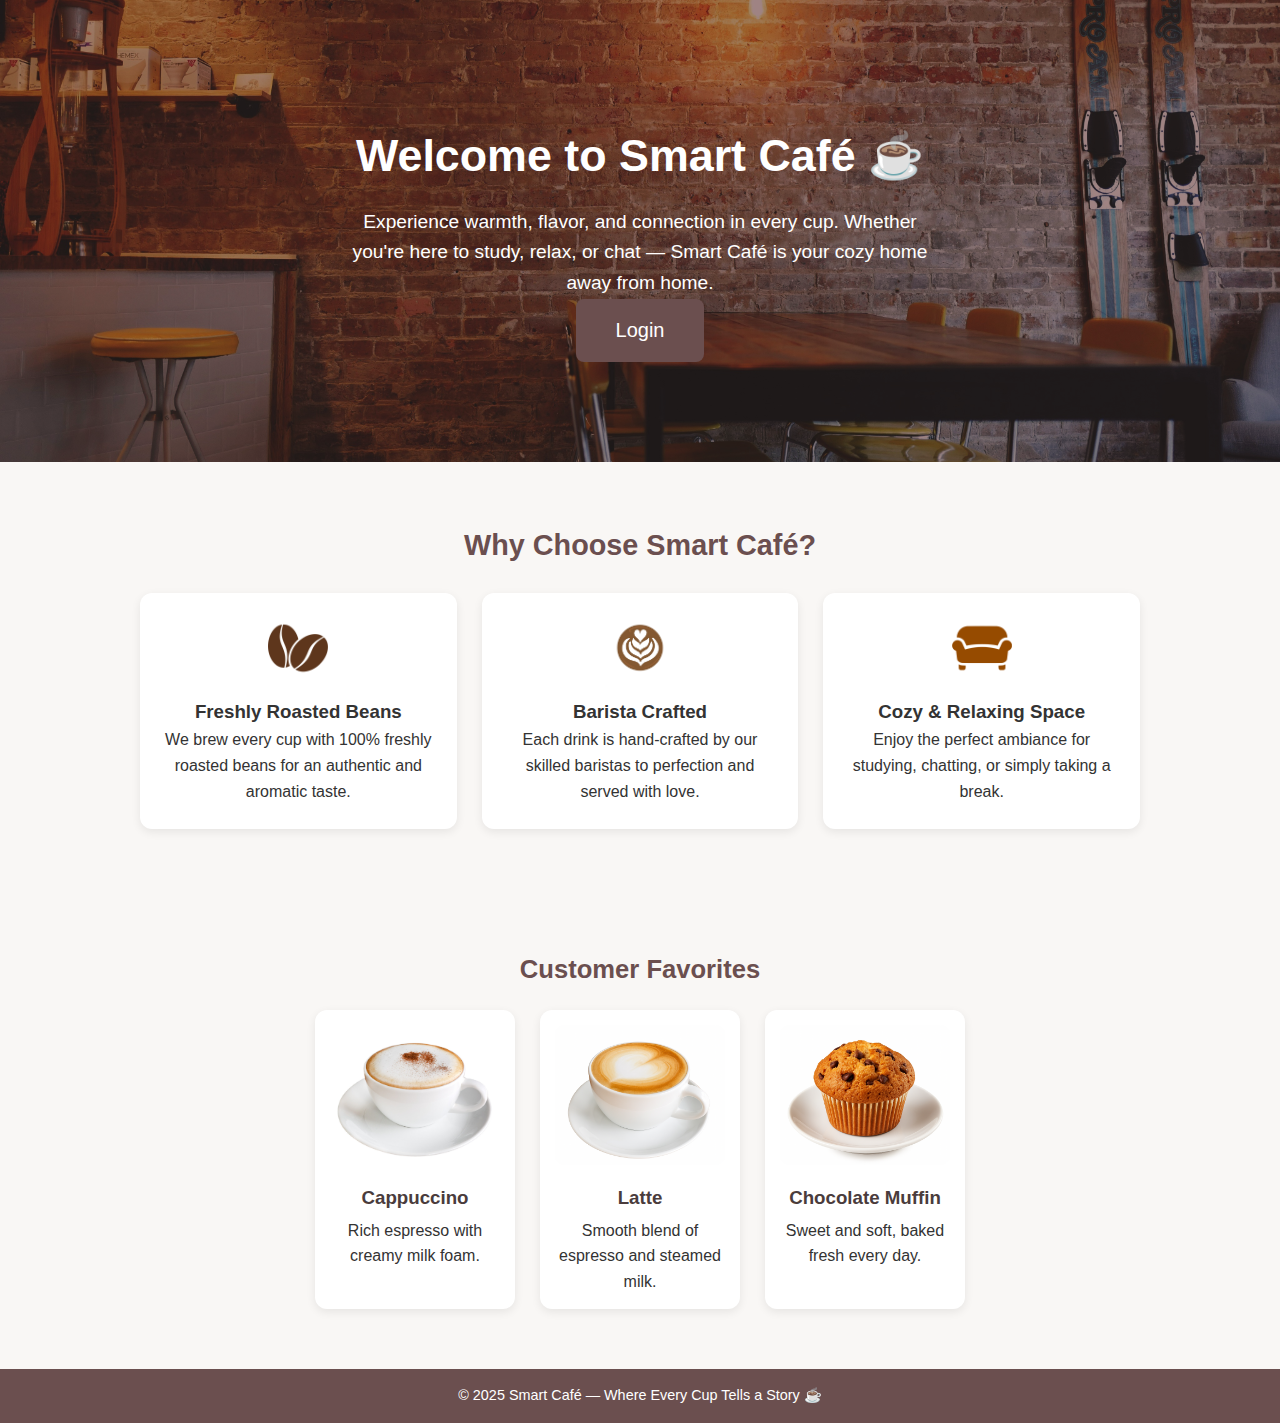
<file: index.html>
<!DOCTYPE html>
<html lang="en">

<head>
  <meta charset="UTF-8">
  <title>Smart Café ☕</title>
  <link rel="stylesheet" href="assets/style.css">
</head>

<body>
  <!-- HERO SECTION -->
  <section class="hero">
    <h1>Welcome to Smart Café ☕</h1>
    <p>Experience warmth, flavor, and connection in every cup. Whether you're here to study, relax, or chat — Smart Café is your cozy home away from home.</p>
    <button class="lgn-btn" onclick="openModal()">Login</button>
  </section>

  <!-- FEATURES -->
  <section class="features">
    <h2>Why Choose Smart Café?</h2>
    <div class="feature-grid">
      <div class="feature">
        <img src="assets/images/bean.png" alt="Fresh Beans">
        <h3>Freshly Roasted Beans</h3>
        <p>We brew every cup with 100% freshly roasted beans for an authentic and aromatic taste.</p>
      </div>
      <div class="feature">
        <img src="assets/images/latte-art.png" alt="Latte Art">
        <h3>Barista Crafted</h3>
        <p>Each drink is hand-crafted by our skilled baristas to perfection and served with love.</p>
      </div>
      <div class="feature">
        <img src="assets/images/relax.png" alt="Cozy Place">
        <h3>Cozy & Relaxing Space</h3>
        <p>Enjoy the perfect ambiance for studying, chatting, or simply taking a break.</p>
      </div>
    </div>
  </section>

  <!-- MENU PREVIEW -->
  <section class="menu-preview">
    <h2>Customer Favorites</h2>
    <div class="menu-items">
      <div class="menu-item">
        <img src="assets/images/cappuccino.jpg" alt="Cappuccino">
        <h3>Cappuccino</h3>
        <p>Rich espresso with creamy milk foam.</p>
      </div>
      <div class="menu-item">
        <img src="assets/images/latte.jpg" alt="Latte">
        <h3>Latte</h3>
        <p>Smooth blend of espresso and steamed milk.</p>
      </div>
      <div class="menu-item">
        <img src="assets/images/muffin.jpg" alt="Muffin">
        <h3>Chocolate Muffin</h3>
        <p>Sweet and soft, baked fresh every day.</p>
      </div>
    </div>
  </section>

  <!-- LOGIN MODAL -->
  <div id="loginModal" class="modal">
    <div class="modal-content">
      <span class="close-btn" onclick="closeModal()">&times;</span>
      <h2>Login</h2>
      <input id="username" placeholder="Username">
      <input id="password" type="password" placeholder="Password">
      <button class="btn" onclick="login()">Login</button>
      <p id="msg" style="color:red;"></p>
    </div>
  </div>

  <footer>
    <p>&copy; 2025 Smart Café — Where Every Cup Tells a Story ☕</p>
  </footer>

  <script src="js/auth.js"></script>
</body>

</html>
</file>
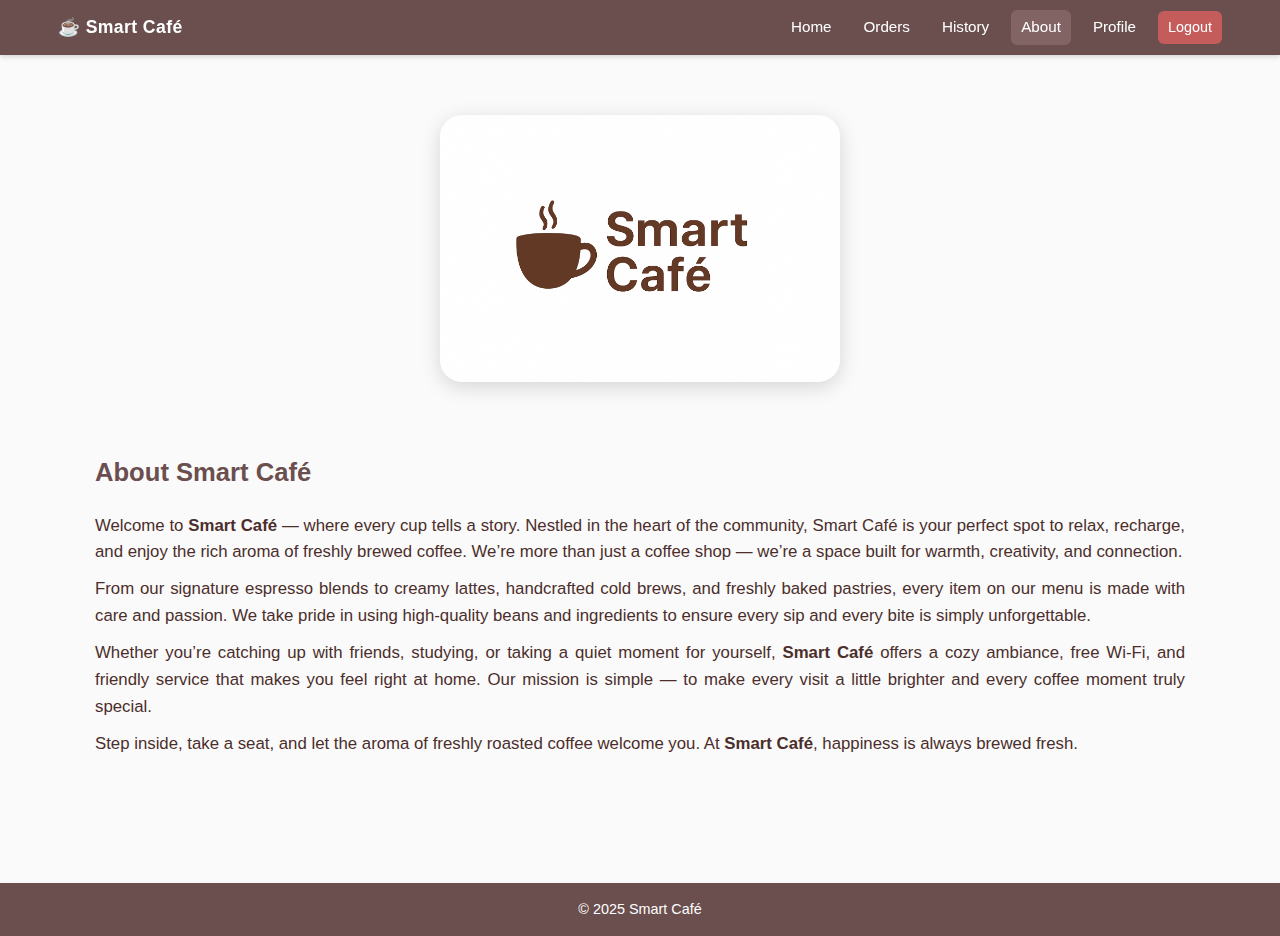
<file: about.html>
<!DOCTYPE html>
<html lang="en">

<head>
    <meta charset="UTF-8">
    <title>About - Smart Café</title>
    <link rel="stylesheet" href="assets/style.css">
</head>

<body>
    <script src="js/nav.js"></script>
    <script>loadNavbar("about");</script>
    <div class="responsive-container-block">
        <div class="responsive-container-block container">

            <!-- Image Section -->
            <div class="responsive-cell-block img-one">
                <img src="../assets/images/logo.jpg" alt="Smart Café Factory Method Diagram">
            </div>

            <!-- Text Section -->
            <div class="responsive-cell-block content-one">
                <section class="about-section">
                    <h2>About Smart Café</h2>
                    <p class="section-text">
                        Welcome to <b>Smart Café</b> — where every cup tells a story.
                        Nestled in the heart of the community, Smart Café is your perfect spot to relax, recharge,
                        and enjoy the rich aroma of freshly brewed coffee.
                        We’re more than just a coffee shop — we’re a space built for warmth, creativity, and connection.
                    </p>

                    <p class="section-text">
                        From our signature espresso blends to creamy lattes, handcrafted cold brews, and freshly baked
                        pastries,
                        every item on our menu is made with care and passion.
                        We take pride in using high-quality beans and ingredients to ensure every sip and every bite is
                        simply unforgettable.
                    </p>

                    <p class="section-text">
                        Whether you’re catching up with friends, studying, or taking a quiet moment for yourself,
                        <b>Smart Café</b> offers a cozy ambiance, free Wi-Fi, and friendly service that makes you feel
                        right at home.
                        Our mission is simple — to make every visit a little brighter and every coffee moment truly
                        special.
                    </p>

                    <p class="section-text">
                        Step inside, take a seat, and let the aroma of freshly roasted coffee welcome you.
                        At <b>Smart Café</b>, happiness is always brewed fresh.
                    </p>
                </section>

            </div>
        </div>
    </div>
    <footer>
        <p>&copy; 2025 Smart Café</p>
    </footer>
</body>


</html>
</file>
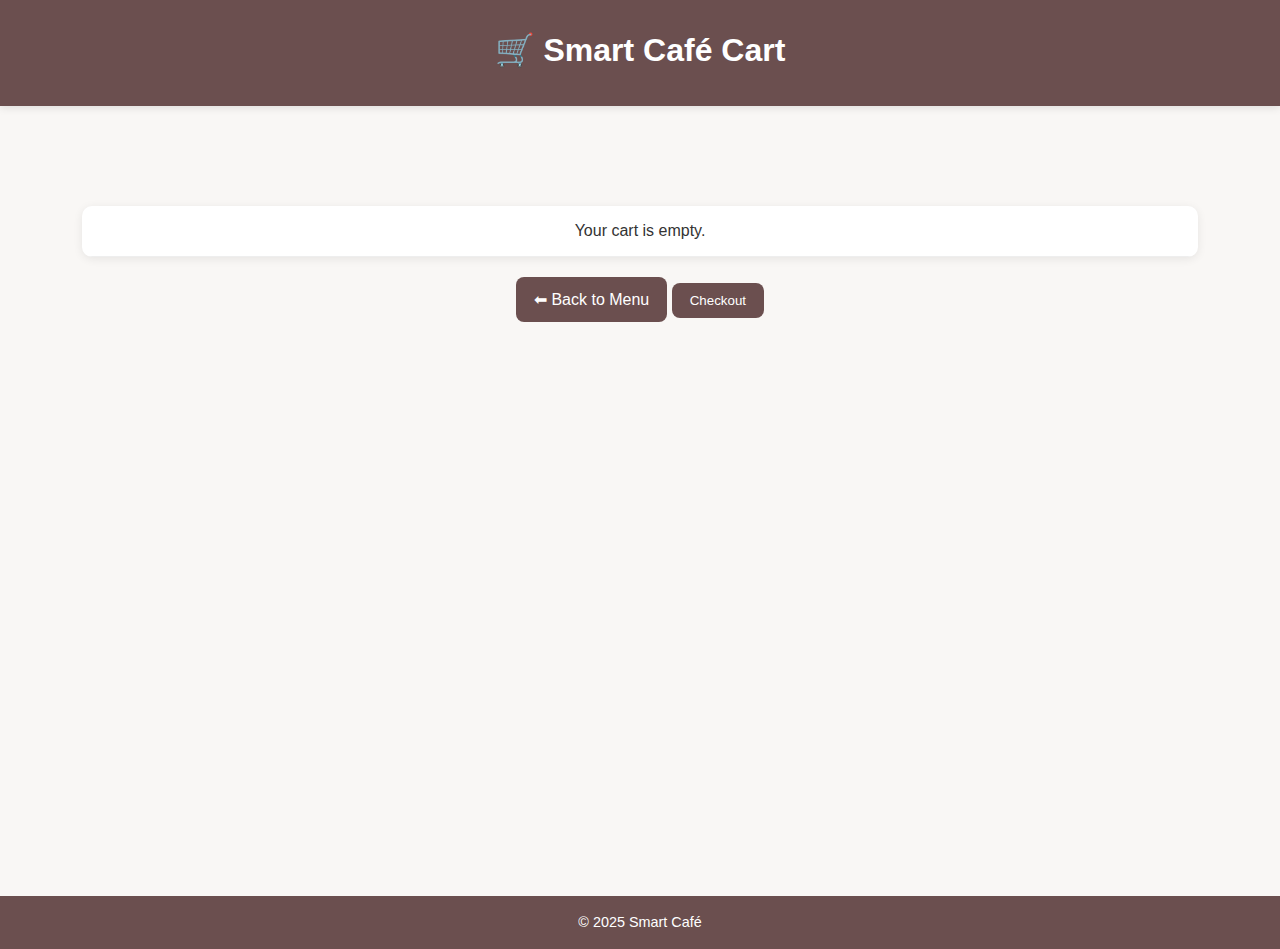
<file: cart.html>
<!DOCTYPE html>
<html lang="en">

<head>
    <meta charset="UTF-8">
    <title>Your Cart - Smart Café</title>
    <link rel="stylesheet" href="assets/style.css">
</head>

<body>
    <header>
        <h1>🛒 Smart Café Cart</h1>
    </header>

    <main style="text-align:center;">
        <table id="cartTable"></table>
        <p style="margin-top:20px;">
            <a href="menu.html" class="btn">⬅ Back to Menu</a>
            <button onclick="checkout()" class="btn">Checkout</button>
        </p>
    </main>

    <footer>
        <p>&copy; 2025 Smart Café</p>
    </footer>
    <script src="js/cart.js"></script>
</body>

</html>
</file>
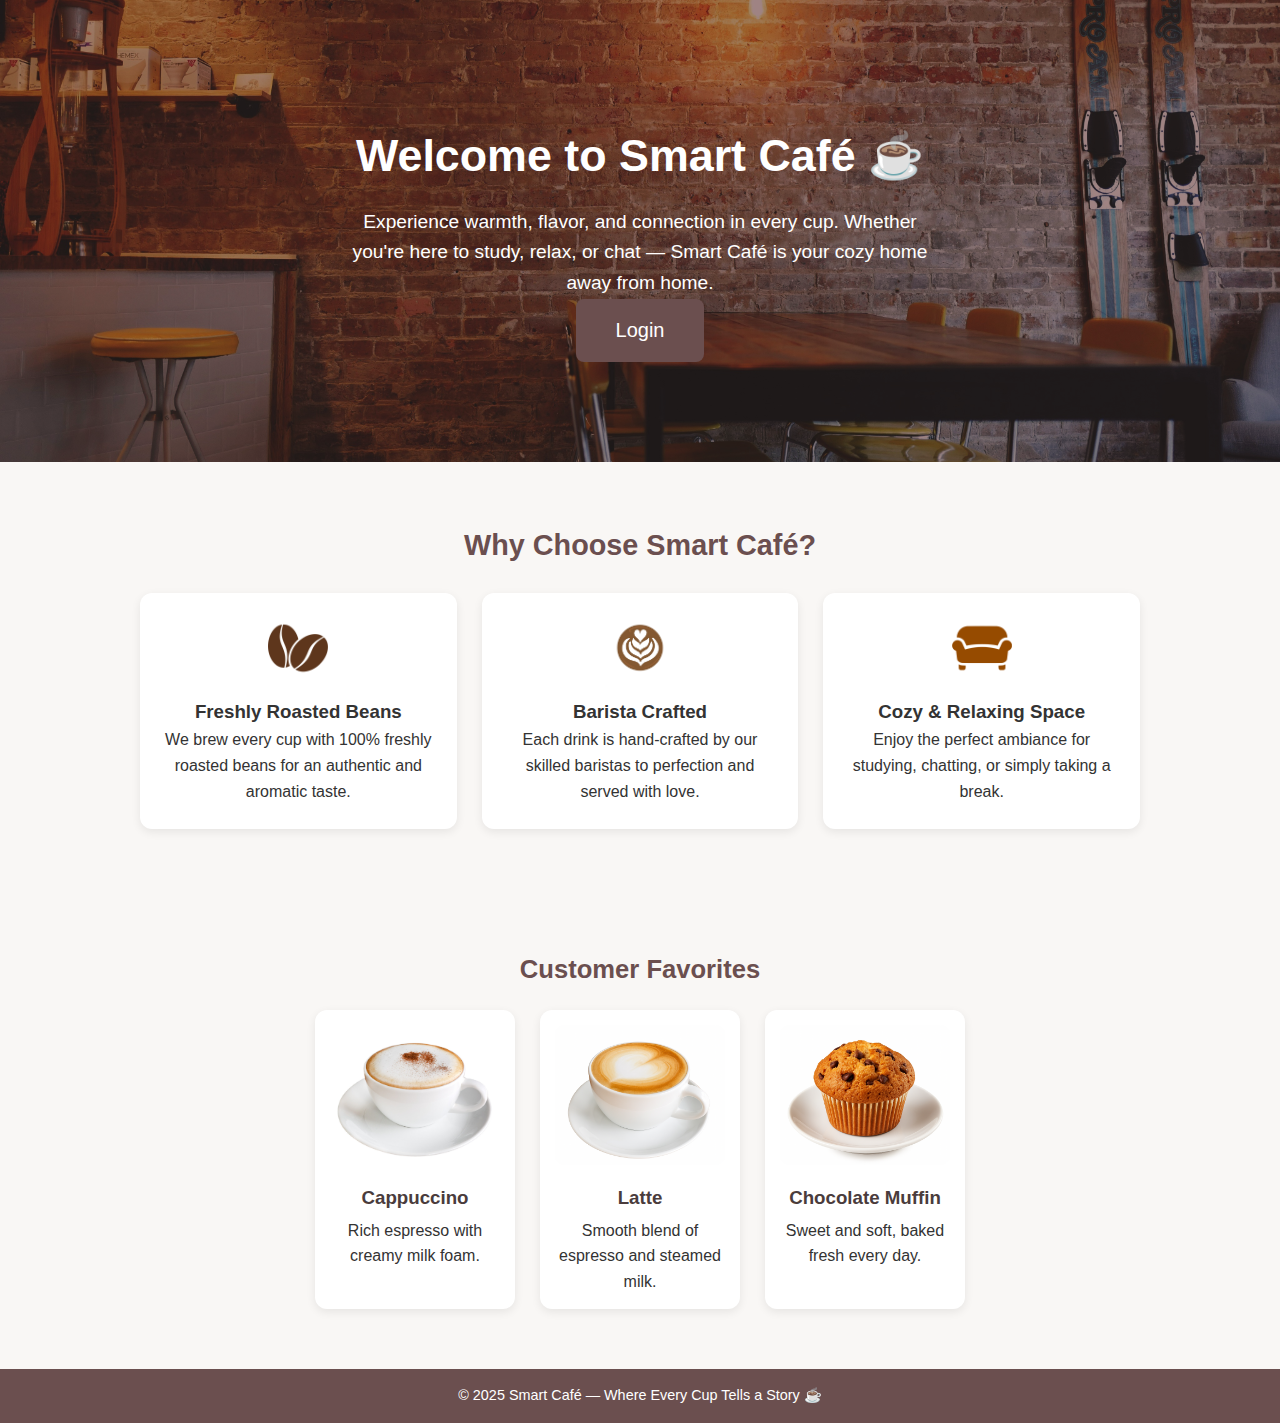
<file: dashboard_admin.html>
<!DOCTYPE html>
<html lang="en">

<head>
    <meta charset="UTF-8">
    <title>Admin Dashboard - Smart Café</title>
    <link rel="stylesheet" href="assets/style.css">
</head>

<body>
    <header>
        <h1>☕ Smart Café Admin</h1>
        <p>Manage Menu & Users</p>
    </header>

    <main style="text-align:center;">
        <h2 id="welcome"></h2>

        <section>
            <h3>🍰 Menu Management</h3>
            <table id="menuTable"></table>
            <p><button onclick="openAddModal()" class="btn">➕ Add New Item</button></p>
        </section>

        <section>
            <h3>👥 Registered Users</h3>
            <table id="usersTable"></table>
        </section>

        <hr style="width:60%;margin:25px auto;">
        <button onclick="logout()" class="btn">Logout</button>
    </main>

    <footer>
        <p>&copy; 2025 Smart Café</p>
    </footer>

    <!-- ADD / EDIT MODAL -->
    <div id="menuModal" class="modal">
        <div class="modal-content">
            <span class="close-btn" onclick="closeModal()">&times;</span>
            <h2 id="modalTitle">Add Menu Item</h2>
            <input id="menuName" placeholder="Item Name">
            <input id="menuCategory" placeholder="Category">
            <input id="menuPrice" type="number" placeholder="Price">
            <input id="menuImage" placeholder="Image URL">
            <textarea id="menuDesc" placeholder="Description"></textarea>
            <button id="saveBtn" onclick="saveItem()" class="btn">Save</button>
        </div>
    </div>

    <script src="js/admin_menu.js"></script>
</body>

</html>
</file>
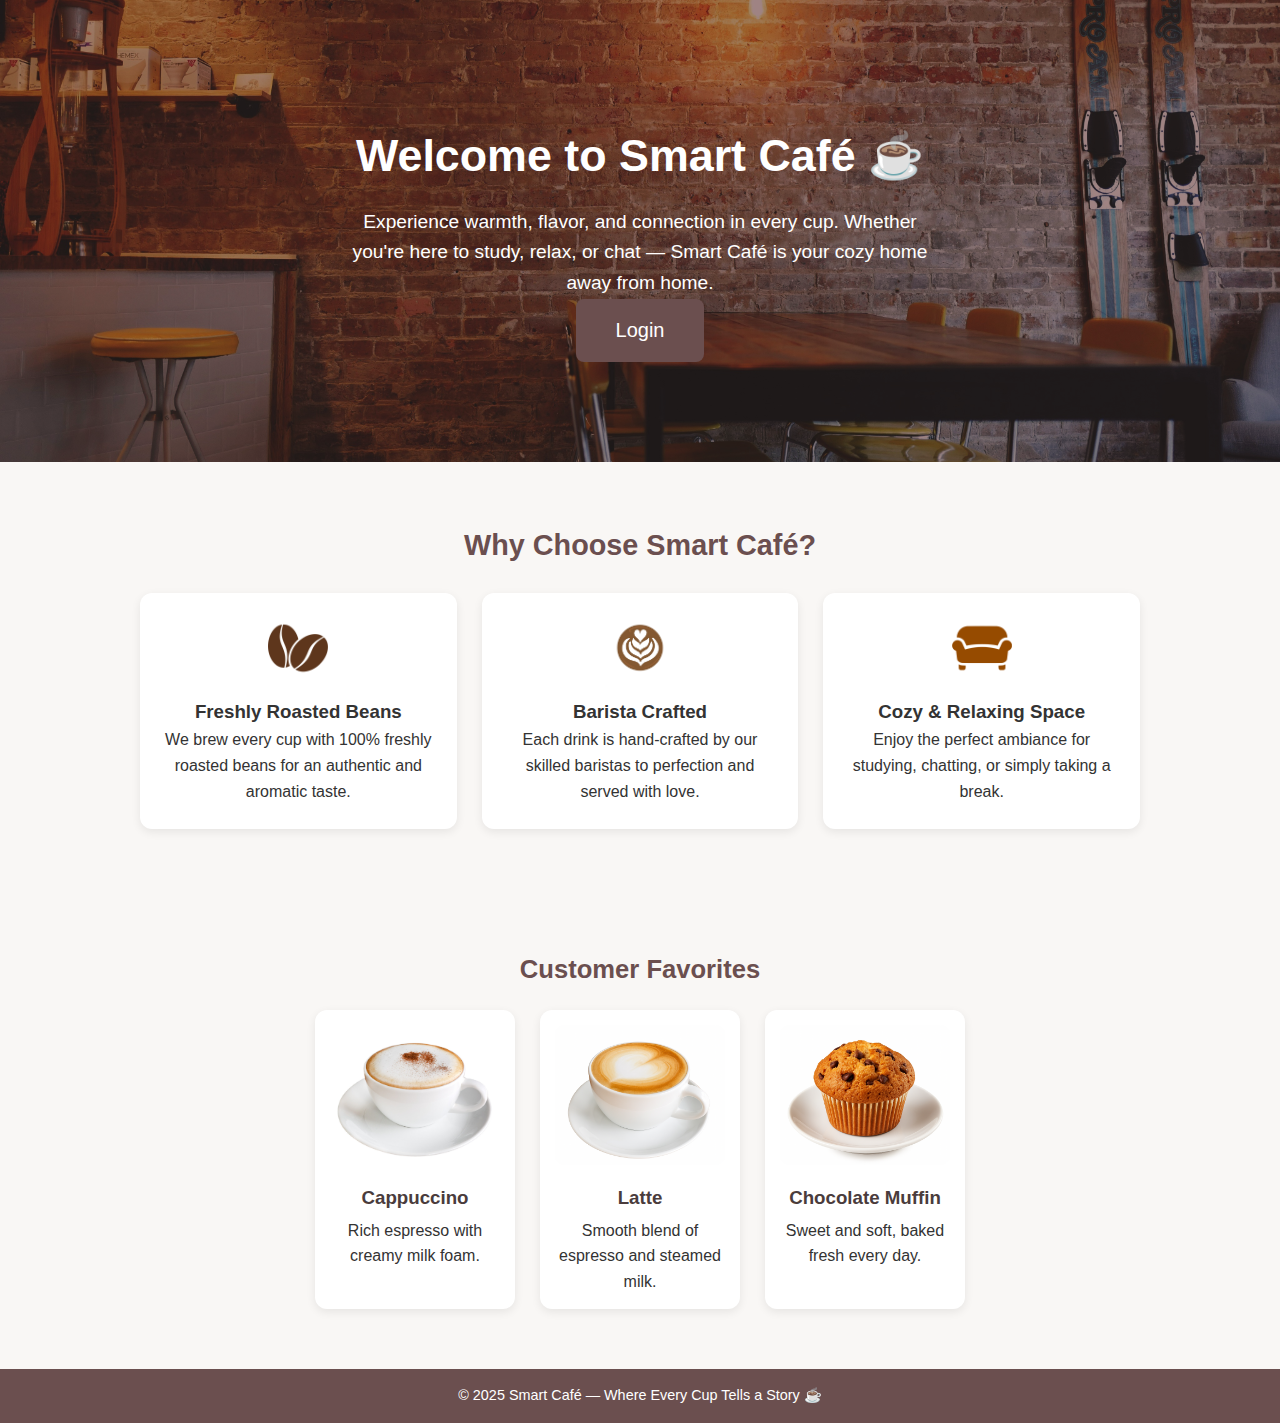
<file: dashboard_user.html>
<!DOCTYPE html>
<html lang="en">

<head>
  <meta charset="UTF-8">
  <title>User Dashboard - Smart Café</title>
  <link rel="stylesheet" href="assets/style.css">
</head>

<body>
  <script src="js/nav.js"></script>
  <script>loadNavbar("home");</script>

  <main class="main-content">
    <h2 id="welcome"></h2>
    <p>Welcome to Smart Café! Explore our delicious menu and track your orders.</p>
    <a href="menu.html" class="btn">☕ Browse Menu</a>
  </main>

  <footer>
    <p>&copy; 2025 Smart Café</p>
  </footer>

  <script>
    const user = JSON.parse(localStorage.getItem("currentUser"));
    if (!user || user.role !== "user") window.location = "index.html";
    else document.getElementById("welcome").textContent = `Hello, ${user.username}!`;
  </script>
</body>

</html>
</file>
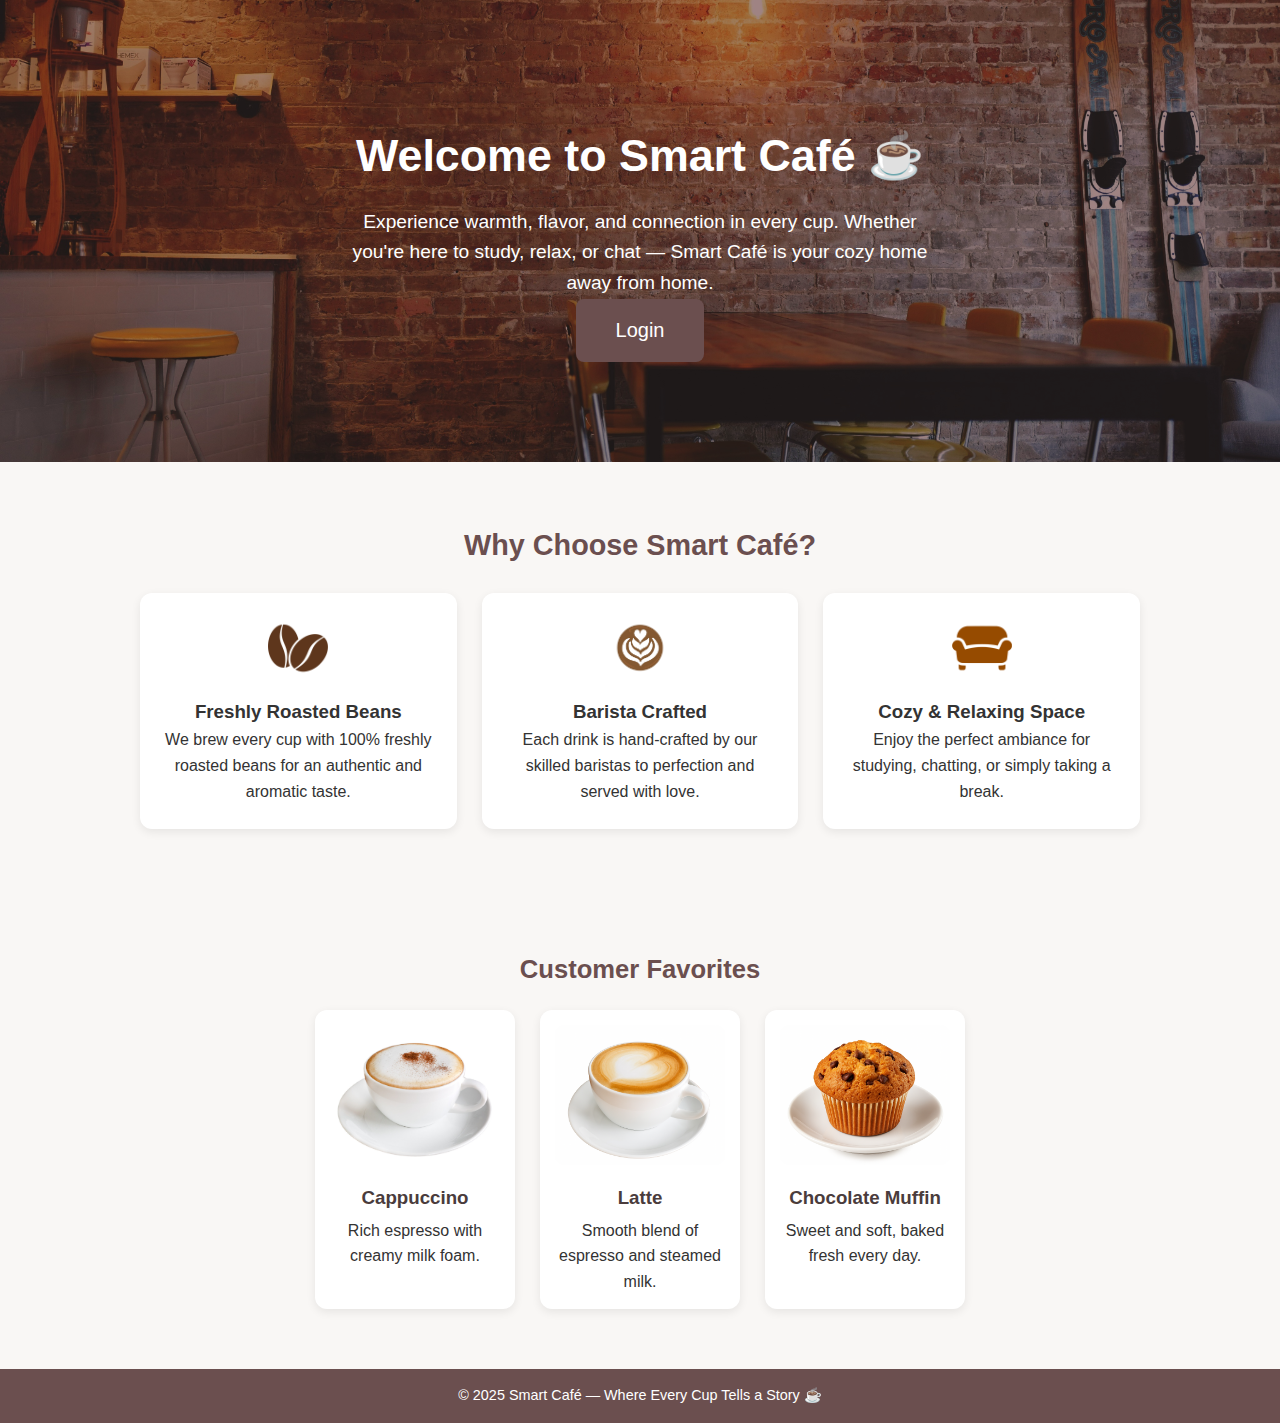
<file: history.html>
<!DOCTYPE html>
<html lang="en">

<head>
    <meta charset="UTF-8">
    <title>Order History - Smart Café</title>
    <link rel="stylesheet" href="assets/style.css">
</head>

<body>
    <script src="js/nav.js"></script>
    <script>loadNavbar("history");</script>

    <main class="main-content">
        <h2>Order History</h2>
        <div id="historyContainer"></div>
    </main>

    <footer>
        <p>&copy; 2025 Smart Café</p>
    </footer>

    <script>
        const user = JSON.parse(localStorage.getItem("currentUser"));
        if (!user || user.role !== "user") window.location = "index.html";

        const container = document.getElementById("historyContainer");
        const allHistory = JSON.parse(localStorage.getItem("history")) || [];
        const userHistory = allHistory.filter(h => h.user === user.username);

        if (userHistory.length === 0) {
            container.innerHTML = "<p>No previous orders found.</p>";
        } else {
            container.innerHTML = userHistory.map(order => `
        <div class="menu-card" style="max-width:500px;margin:20px auto;text-align:left;">
          <h3>Order #${order.id}</h3>
          <p><strong>Date:</strong> ${order.date}</p>
          <ul style="margin-left:20px;">
            ${order.items.map(i => `<li>${i.qty} × ${i.name} (₱${i.price})</li>`).join("")}
          </ul>
          <p><strong>Total:</strong> ₱${order.total}</p>
        </div>
      `).join("");
        }
    </script>
</body>

</html>
</file>
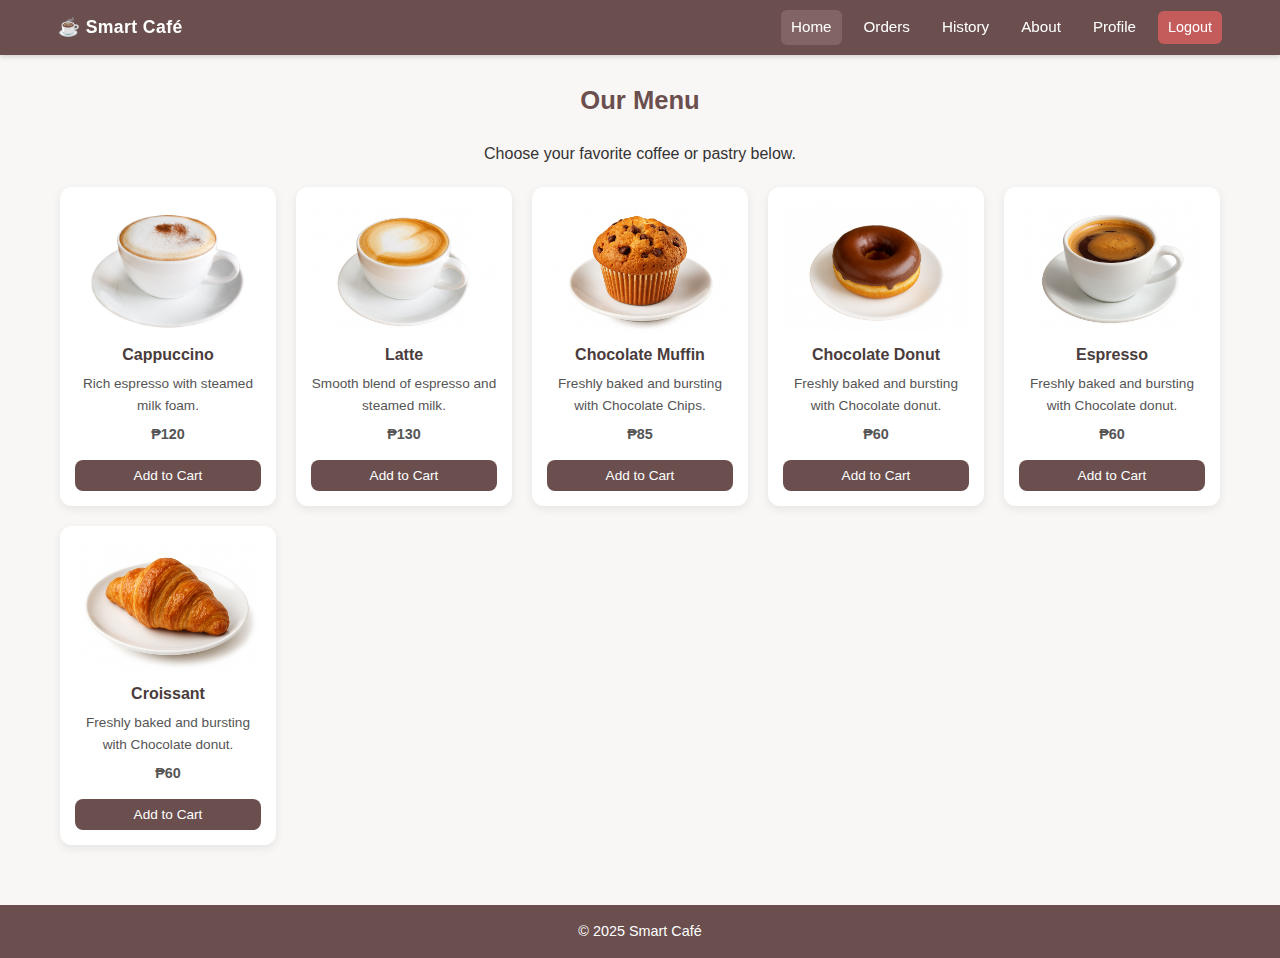
<file: menu.html>
<!DOCTYPE html>
<html lang="en">

<head>
    <meta charset="UTF-8">
    <title>Menu - Smart Café</title>
    <link rel="stylesheet" href="assets/style.css">
</head>

<body>
    <!-- NAVBAR -->
    <script src="js/nav.js"></script>
    <script>loadNavbar("home");</script>

    <main class="main-content">
        <h2>Our Menu</h2>
        <p>Choose your favorite coffee or pastry below.</p>

        <div id="menuContainer" class="menu-grid">
            <p>Loading menu...</p>
        </div>
    </main>

    <footer>
        <p>&copy; 2025 Smart Café</p>
    </footer>

    <script src="js/menu.js"></script>
</body>

</html>
</file>
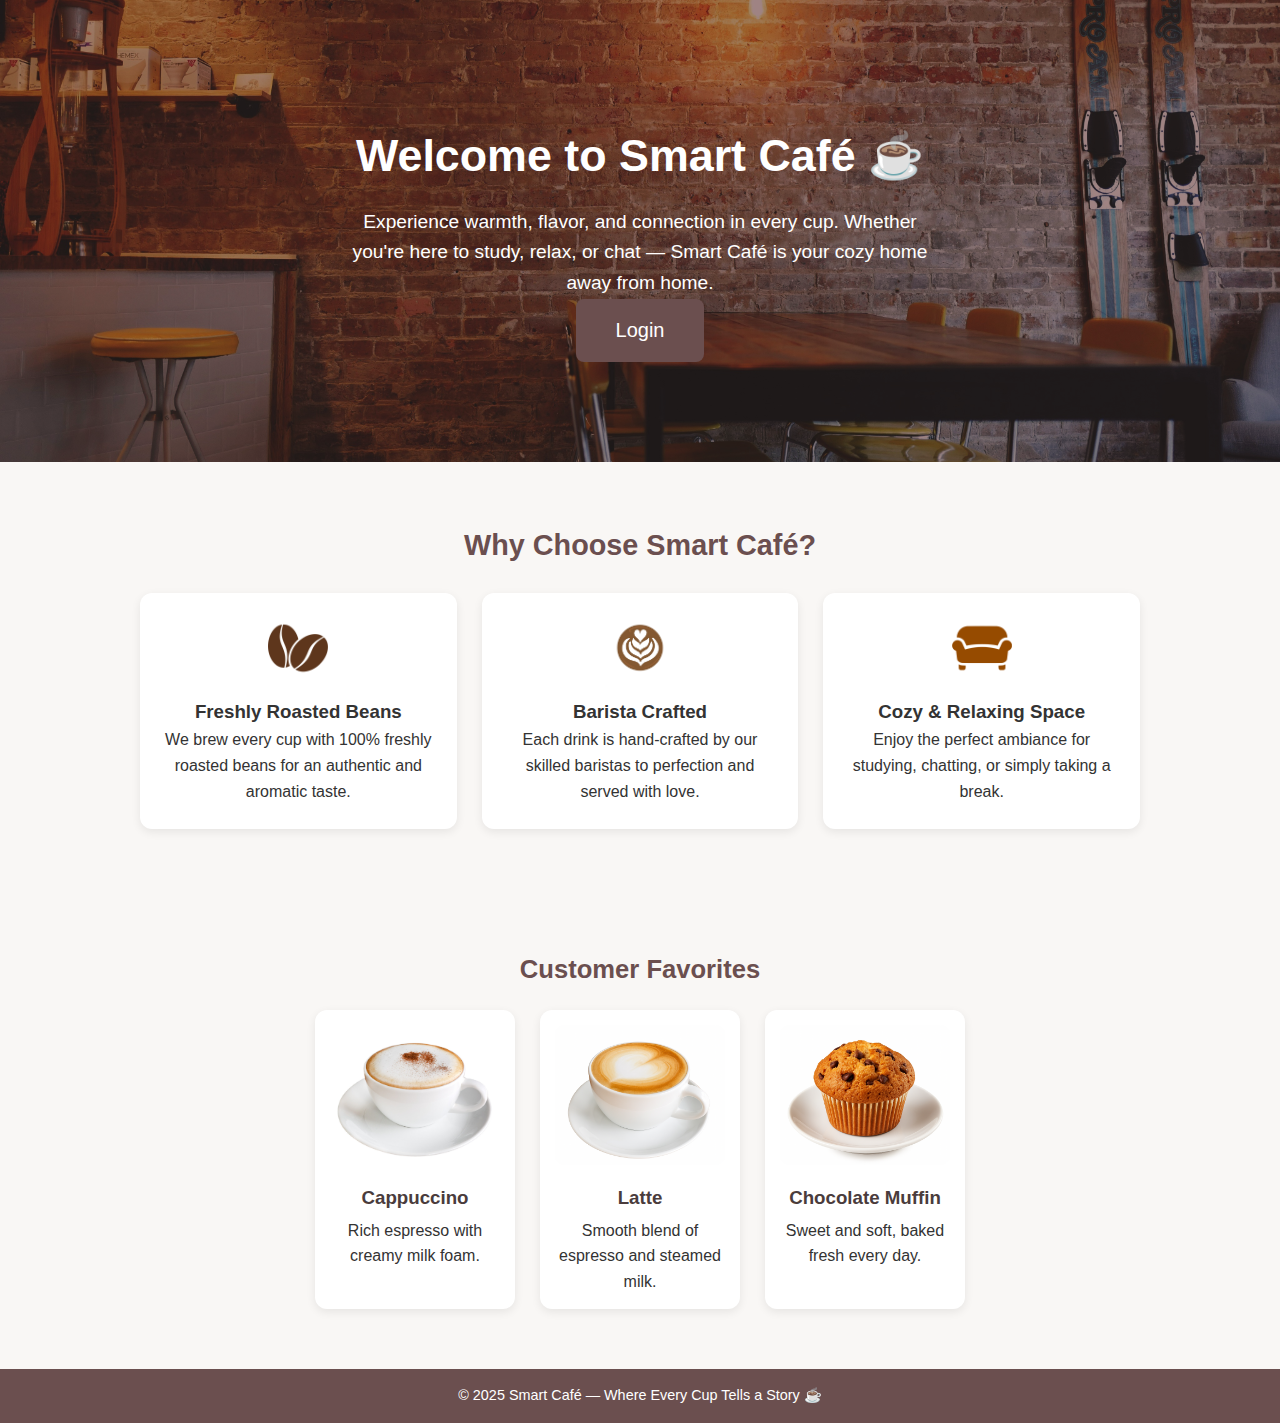
<file: orders.html>
<!DOCTYPE html>
<html lang="en">

<head>
    <meta charset="UTF-8">
    <title>Orders - Smart Café</title>
    <link rel="stylesheet" href="assets/style.css">
</head>

<body>
    <script src="js/nav.js"></script>
    <script>loadNavbar("orders");</script>

    <main class="main-content">
        <h2>My Orders</h2>
        <table id="ordersTable"></table>

        <div style="margin-top:20px;">
            <a href="menu.html" class="btn">☕ Continue Ordering</a>
            <button class="btn" onclick="checkout()">Proceed to Checkout</button>
        </div>
    </main>

    <footer>
        <p>&copy; 2025 Smart Café</p>
    </footer>

    <script>
        const user = JSON.parse(localStorage.getItem("currentUser"));
        if (!user || user.role !== "user") window.location = "index.html";

        const table = document.getElementById("ordersTable");
        let cart = JSON.parse(localStorage.getItem("cart")) || [];

        function displayOrders() {
            if (cart.length === 0) {
                table.innerHTML = "<tr><td>No active orders. Add items from the menu.</td></tr>";
                return;
            }

            let total = 0;
            table.innerHTML = `
        <tr>
          <th>Item</th>
          <th>Qty</th>
          <th>Price</th>
          <th>Subtotal</th>
          <th>Action</th>
        </tr>
        ${cart.map((c, i) => {
                const sub = c.qty * c.price;
                total += sub;
                return `
            <tr>
              <td>${c.name}</td>
              <td>${c.qty}</td>
              <td>₱${c.price}</td>
              <td>₱${sub}</td>
              <td><button class="btn" onclick="removeItem(${i})">Remove</button></td>
            </tr>`;
            }).join("")}
        <tr>
          <td colspan="3" style="text-align:right"><strong>Total:</strong></td>
          <td colspan="2"><strong>₱${total}</strong></td>
        </tr>
      `;
        }

        function removeItem(i) {
            cart.splice(i, 1);
            localStorage.setItem("cart", JSON.stringify(cart));
            displayOrders();
        }

        function checkout() {
            if (cart.length === 0) {
                alert("Your cart is empty!");
                return;
            }

            const history = JSON.parse(localStorage.getItem("history")) || [];
            const timestamp = new Date().toLocaleString();
            const total = cart.reduce((sum, item) => sum + item.qty * item.price, 0);

            const order = {
                id: Date.now(),
                user: user.username,
                items: cart,
                total: total,
                date: timestamp
            };

            history.push(order);
            localStorage.setItem("history", JSON.stringify(history));

            localStorage.removeItem("cart");
            cart = [];
            displayOrders();

            alert("✅ Checkout complete! Your order is now saved in history.");
        }

        displayOrders();
    </script>
</body>

</html>
</file>
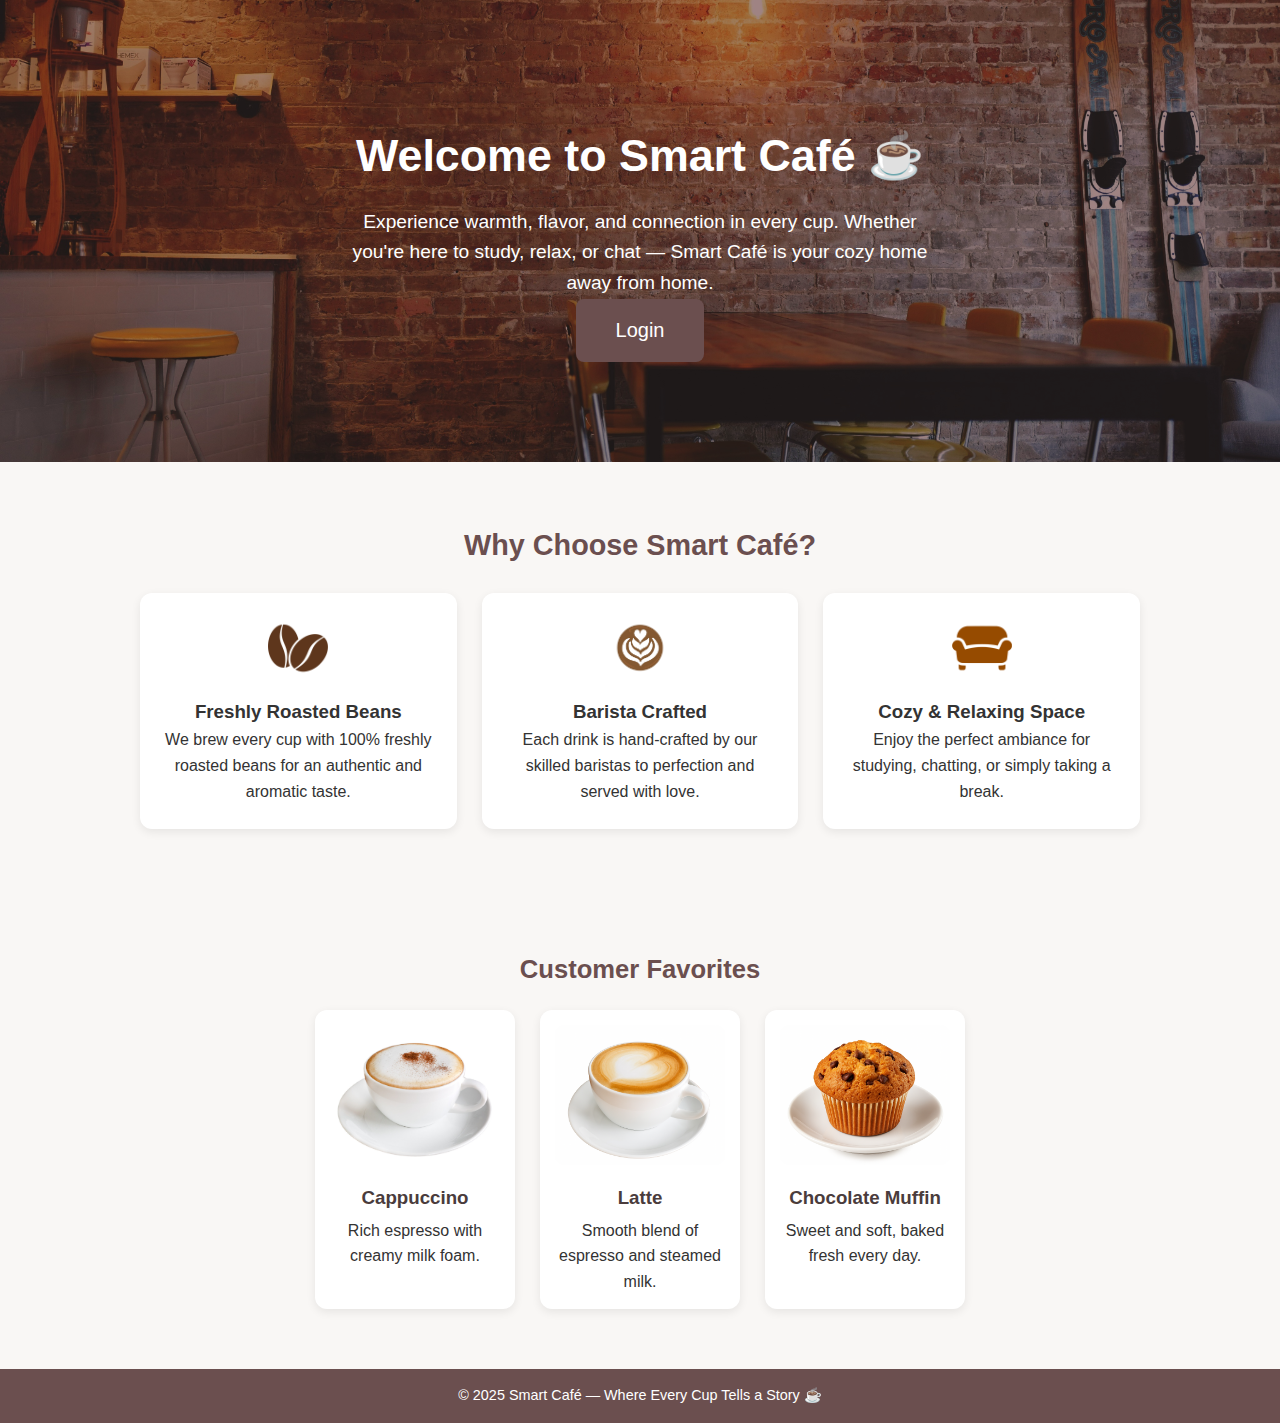
<file: profile.html>
<!DOCTYPE html>
<html lang="en">

<head>
  <meta charset="UTF-8">
  <title>Profile - Smart Café</title>
  <link rel="stylesheet" href="assets/style.css">
</head>

<body>
  <script src="js/nav.js"></script>
  <script>loadNavbar("profile");</script>

  <main class="profile-section">
    <div class="profile-card">
      <div class="profile-avatar" id="avatar">?</div>
      <h2>My Profile</h2>

      <div class="profile-info-box" id="profileInfo"></div>

      <div class="profile-actions">
        <button onclick="editProfile()">Edit Profile</button>
        <button onclick="logout()">Logout</button>
      </div>
    </div>
  </main>

  <footer>
    <p>&copy; 2025 Smart Café</p>
  </footer>

  <script>
    const user = JSON.parse(localStorage.getItem("currentUser"));
    if (!user || user.role !== "user") {
      window.location = "index.html";
    } else {
      const initials = user.username ? user.username.charAt(0).toUpperCase() : "?";
      document.getElementById("avatar").textContent = initials;

      document.getElementById("profileInfo").innerHTML = `
        <div class="profile-row"><strong>Username:</strong> <span>${user.username}</span></div>
        <div class="profile-row"><strong>Email:</strong> <span>${user.email}</span></div>
        <div class="profile-row"><strong>Role:</strong> <span>${user.role}</span></div>
      `;
    }

    function editProfile() {
      alert("Profile editing coming soon!");
    }

    function logout() {
      localStorage.removeItem("currentUser");
      window.location = "index.html";
    }
  </script>
</body>

</html>
</file>
<file: assets/style.css>
/* === SMART CAFÉ GLOBAL STYLES === */

* {
    box-sizing: border-box;
    margin: 0;
    padding: 0;
}

body {
    font-family: "Segoe UI", Arial, sans-serif;
    background-color: #f9f7f5;
    color: #333;
    line-height: 1.6;
    display: flex;
    flex-direction: column;
    min-height: 100vh;
}

/* === HEADER & FOOTER === */

header {
    background-color: #6b4f4f;
    color: #fff;
    text-align: center;
    padding: 25px 10px;
    box-shadow: 0 2px 8px rgba(0, 0, 0, 0.1);
}

header h1 {
    font-size: 2rem;
    margin-bottom: 5px;
}

header p {
    font-size: 1rem;
    opacity: 0.9;
}

footer {
    background-color: #6b4f4f;
    color: #fff;
    text-align: center;
    padding: 10px;
    margin-top: auto;
    font-size: 0.9rem;
}

/* === BUTTONS === */

.btn,
button {
    background-color: #6b4f4f;
    color: #fff;
    border: none;
    padding: 10px 18px;
    border-radius: 8px;
    cursor: pointer;
    transition: transform 0.2s ease, background-color 0.2s ease;
    text-decoration: none;
    display: inline-block;
}
.lgn-btn {
    background-color: #6b4f4f;
    color: #fff;
    border: none;
    padding: 20px 40px;
    border-radius: 8px;
    cursor: pointer;
    transition: transform 0.2s ease, background-color 0.2s ease;
    text-decoration: none;
    display: inline-block;
    font-size: 20px;
}

.btn:hover,
button:hover {
    background-color: #836464;
    transform: scale(1.05);
}

/* === NAVIGATION BAR === */

.navbar {
    background-color: #6b4f4f;
    color: #fff;
    box-shadow: 0 2px 5px rgba(0, 0, 0, 0.15);
    position: fixed;
    top: 0;
    left: 0;
    width: 100%;
    z-index: 100;
    height: 55px;
    /* reduced height */
    display: flex;
    align-items: center;
    font-size: 0.95rem;
}

.nav-container {
    display: flex;
    justify-content: space-between;
    align-items: center;
    width: 100%;
    max-width: 1200px;
    margin: 0 auto;
    padding: 0 18px;
}

.logo {
    font-weight: 600;
    font-size: 1.1rem;
    letter-spacing: 0.4px;
    display: flex;
    align-items: center;
    gap: 6px;
}

.nav-links {
    display: flex;
    align-items: center;
    gap: 12px;
}

.nav-links a {
    color: #fff;
    text-decoration: none;
    padding: 5px 10px;
    border-radius: 6px;
    transition: background 0.2s ease;
}

.nav-links a:hover,
.nav-links a.active {
    background-color: #836464;
}

.logout-btn {
    background: #c45c5c;
    border-radius: 6px;
    padding: 5px 10px;
    font-size: 0.9rem;
}

.logout-btn:hover {
    background: #d87070;
}

/* === HAMBURGER MENU === */

.hamburger {
    display: none;
    font-size: 1.3rem;
    cursor: pointer;
}

@media (max-width: 768px) {
    .nav-links {
        display: none;
        flex-direction: column;
        background: #6b4f4f;
        position: absolute;
        top: 55px;
        right: 0;
        width: 180px;
        text-align: right;
        padding: 10px;
    }

    .nav-links.show {
        display: flex;
    }

    .hamburger {
        display: block;
    }
}

/* === MAIN CONTENT === */

main {
    flex: 1;
    padding: 80px 20px 40px;
    /* adjusted for smaller navbar */
    text-align: center;
    min-height: calc(100vh - 110px);
}

h2 {
    color: #6b4f4f;
    margin-bottom: 20px;
    font-size: 1.6rem;
}

/* === MENU GRID  === */

.menu-grid {
    display: grid;
    grid-template-columns: repeat(5, 1fr);
    /* exactly 5 items per row */
    gap: 20px;
    padding: 20px 40px;
    justify-items: center;
    align-items: stretch;
}

/* Each card stays consistent */
.menu-card {
    background: #fff;
    border-radius: 12px;
    padding: 15px;
    box-shadow: 0 3px 10px rgba(0, 0, 0, 0.08);
    transition: transform 0.2s ease, box-shadow 0.2s ease;
    display: flex;
    flex-direction: column;
    justify-content: space-between;
    width: 100%;
    max-width: 220px;
    min-height: 300px;
    animation: fadeIn 0.3s ease-in;
}

.menu-card:hover {
    transform: translateY(-3px);
    box-shadow: 0 6px 12px rgba(0, 0, 0, 0.1);
}

.menu-card img {
    width: 100%;
    height: 130px;
    object-fit: cover;
    border-radius: 10px;
    margin-bottom: 10px;
    background: #eee;
    transition: transform 0.2s ease;
}

.menu-card:hover img {
    transform: scale(1.05);
}

.menu-card h3 {
    color: #4a3c3c;
    font-size: 1rem;
    margin-bottom: 6px;
}

.menu-card p {
    font-size: 0.85rem;
    color: #555;
    margin-bottom: 6px;
}

.menu-card strong {
    font-size: 0.9rem;
}

.menu-card button {
    width: 100%;
    padding: 8px;
    font-size: 0.85rem;
    background-color: #6b4f4f;
    border-radius: 8px;
    margin-top: 8px;
    border: none;
    color: #fff;
    cursor: pointer;
    transition: background-color 0.2s ease;
}

.menu-card button:hover {
    background-color: #836464;
}

/* === MOBILE RESPONSIVE === */
@media (max-width: 1024px) {
    .menu-grid {
        grid-template-columns: repeat(3, 1fr);
        /* 3 per row for tablets */
    }
}

@media (max-width: 768px) {
    .menu-grid {
        grid-template-columns: repeat(2, 1fr);
        /* 2 per row for smaller screens */
        gap: 15px;
        padding: 15px;
    }

    .menu-card {
        max-width: 200px;
        min-height: 260px;
    }

    .menu-card img {
        height: 110px;
    }

    .menu-card h3 {
        font-size: 0.95rem;
    }

    .menu-card p {
        font-size: 0.8rem;
    }

    .menu-card button {
        font-size: 0.8rem;
    }
}

@media (max-width: 480px) {
    .menu-grid {
        grid-template-columns: 1fr;
        /* 1 per row on phones */
    }
}


/* === MODALS === */

.modal {
    display: none;
    position: fixed;
    top: 0;
    left: 0;
    width: 100%;
    height: 100%;
    background: rgba(0, 0, 0, 0.5);
    justify-content: center;
    align-items: center;
    z-index: 1000;
}

.modal-content {
    background: #fff;
    padding: 25px;
    border-radius: 12px;
    width: 320px;
    box-shadow: 0 4px 16px rgba(0, 0, 0, 0.2);
    position: relative;
    text-align: center;
}

.modal-content h2 {
    color: #6b4f4f;
    margin-bottom: 15px;
}

.modal-content input,
textarea {
    width: 90%;
    padding: 10px;
    margin-bottom: 10px;
    border: 1px solid #ccc;
    border-radius: 6px;
    font-size: 0.95rem;
    resize: vertical;
}

.close-btn {
    position: absolute;
    top: 10px;
    right: 15px;
    font-size: 30px;
    cursor: pointer;
    color: #6b4f4f;
}

/* === TABLES === */

table {
    border-collapse: collapse;
    width: 90%;
    margin: 20px auto;
    background: #fff;
    border-radius: 10px;
    overflow: hidden;
    box-shadow: 0 2px 10px rgba(0, 0, 0, 0.08);
}

th,
td {
    padding: 12px 15px;
    text-align: center;
}

th {
    background: #6b4f4f;
    color: white;
}

td {
    border-bottom: 1px solid #eee;
}

tr:hover td {
    background: #f5f1f0;
}

#menuTable td button {
    margin: 2px;
}

/* === ALERTS / MESSAGES === */

.alert {
    margin: 15px auto;
    padding: 10px;
    width: 80%;
    border-radius: 8px;
    text-align: center;
}

.alert.success {
    background-color: #d4edda;
    color: #155724;
}

.alert.error {
    background-color: #f8d7da;
    color: #721c24;
}

/* === ANIMATIONS === */

@keyframes fadeIn {
    from {
        opacity: 0;
        transform: scale(0.97);
    }

    to {
        opacity: 1;
        transform: scale(1);
    }
}

#historyContainer .menu-card {
    max-width: 480px;
    margin: 20px auto;
    text-align: left;
    padding: 18px;
    background: #fff;
    border-radius: 12px;
    box-shadow: 0 3px 10px rgba(0, 0, 0, 0.08);
}

#historyContainer .menu-card h3 {
    margin-bottom: 10px;
}

#historyContainer ul {
    margin: 10px 0 10px 25px;
}

#historyContainer p strong {
    color: #4a3c3c;
}

/* === ABOUT === */
.responsive-container-block {
    display: flex;
    flex-wrap: wrap;
    justify-content: center;
    align-items: center;
    width: 100%;
    padding: 50px 40px;
    background: #fafafa;
    gap: 40px;
}

.responsive-container-block.container {
    max-width: 1200px;
    align-items: center;
}

.responsive-cell-block {
    flex: 1 1 50%;
    min-height: 75px;
    padding: 15px;
}

.img-one {
    display: flex;
    justify-content: center;
    align-items: center;
}

.img-one img {
    width: 100%;
    max-width: 400px;
    height: auto;
    border-radius: 22px;
    box-shadow: 0 5px 20px rgba(0, 0, 0, 0.15);
    transition: transform 0.3s ease;
}

.img-one img:hover {
    transform: scale(1.02);
}

.section-head {
    font-size: 2rem;
    color: #4b2e2b;
    font-weight: 700;
    margin-bottom: 15px;
}

.section-text {
    font-size: 1.05rem;
    color: #4b2e2b;
    line-height: 1.6;
    margin-bottom: 10px;
    text-align: justify;
}

footer {
    background: #6b4f4f;
    color: white;
    text-align: center;
    padding: 15px 0;
    margin-top: auto;
    font-size: 0.9rem;
}

@media (max-width: 1024px) {
    .responsive-container-block {
        flex-direction: column-reverse;
        padding: 40px 20px;
    }

    .responsive-cell-block {
        flex: 1 1 100%;
        text-align: center;
    }

    .section-head {
        font-size: 1.8rem;
    }
}

@media (max-width: 600px) {
    .section-head {
        font-size: 1.5rem;
    }

    .section-text {
        font-size: 1rem;
    }

    .img-one img {
        max-width: 300px;
    }
}

/* === LANDING PAGE STYLES === */
.hero {
    background: url("images/coffee-bg.jpg") center/cover no-repeat;
    color: white;
    text-align: center;
    padding: 120px 20px 100px;
    background-blend-mode: overlay;
    background-color: rgba(60, 40, 40, 0.7);
}

.hero h1 {
    font-size: 2.8rem;
    margin-bottom: 15px;
}

.hero p {
    font-size: 1.2rem;
    max-width: 600px;
    margin: auto;
    line-height: 1.6;
}

.features {
    text-align: center;
    padding: 60px 20px;
    background: #f9f7f5;
}

.features h2 {
    color: #6b4f4f;
    margin-bottom: 25px;
    font-size: 1.8rem;
}

.feature-grid {
    display: grid;
    grid-template-columns: repeat(auto-fit, minmax(220px, 1fr));
    gap: 25px;
    max-width: 1000px;
    margin: auto;
}

.feature {
    background: white;
    padding: 25px;
    border-radius: 12px;
    box-shadow: 0 3px 10px rgba(0, 0, 0, 0.08);
    transition: transform 0.2s ease;
}

.feature:hover {
    transform: translateY(-4px);
}

.feature img {
    width: 60px;
    margin-bottom: 12px;
}

.menu-preview {
    text-align: center;
    padding: 60px 20px;
}

.menu-preview h2 {
    color: #6b4f4f;
    margin-bottom: 20px;
}

.menu-items {
    display: flex;
    flex-wrap: wrap;
    justify-content: center;
    gap: 25px;
}

.menu-item {
    background: white;
    border-radius: 12px;
    padding: 15px;
    width: 200px;
    box-shadow: 0 3px 10px rgba(0, 0, 0, 0.08);
}

.menu-item img {
    width: 100%;
    border-radius: 10px;
    height: 140px;
    object-fit: cover;
    margin-bottom: 10px;
}

.menu-item h3 {
    color: #4a3c3c;
    margin-bottom: 5px;
}

/* === ANIMATIONS === */
@keyframes fadeIn {
    from {
        opacity: 0;
        transform: scale(0.97);
    }

    to {
        opacity: 1;
        transform: scale(1);
    }
}

/* === PROFILE PAGE === */
.profile-section {
    display: flex;
    flex-direction: column;
    align-items: center;
    justify-content: center;
    padding: 100px 20px 60px;
    min-height: calc(100vh - 150px);
    background: #f9f7f5;
}

.profile-card {
    background: #fff;
    border-radius: 15px;
    box-shadow: 0 4px 16px rgba(0, 0, 0, 0.1);
    max-width: 500px;
    width: 100%;
    padding: 30px 25px;
    text-align: center;
    animation: fadeIn 0.5s ease-in;
}

.profile-avatar {
    width: 100px;
    height: 100px;
    border-radius: 50%;
    background-color: #e0d6d6;
    display: flex;
    align-items: center;
    justify-content: center;
    font-size: 2.5rem;
    color: #6b4f4f;
    margin: 0 auto 15px;
    font-weight: bold;
}

.profile-card h2 {
    color: #6b4f4f;
    margin-bottom: 20px;
    font-size: 1.6rem;
}

/* === INFO BOX === */
.profile-info-box {
    border: 1px solid #d6c7c7;
    border-radius: 10px;
    padding: 15px 20px;
    background: #fcfaf9;
    margin-bottom: 20px;
    text-align: left;
}

.profile-row {
    display: flex;
    justify-content: space-between;
    align-items: center;
    border-bottom: 1px solid #eee;
    padding: 10px 0;
}

.profile-row:last-child {
    border-bottom: none;
}

.profile-row strong {
    color: #6b4f4f;
    font-weight: 600;
}

.profile-row span {
    color: #333;
    font-size: 1rem;
}

.profile-actions {
    text-align: center;
    margin-top: 15px;
}

.profile-actions button {
    background-color: #6b4f4f;
    color: white;
    border: none;
    padding: 10px 18px;
    border-radius: 8px;
    cursor: pointer;
    margin: 5px;
    transition: background-color 0.2s ease;
}

.profile-actions button:hover {
    background-color: #836464;
}

@media (max-width: 600px) {
    .profile-card {
        padding: 20px;
    }

    .profile-row {
        flex-direction: column;
        align-items: flex-start;
    }

    .profile-row span {
        margin-top: 5px;
    }

}
</file>
